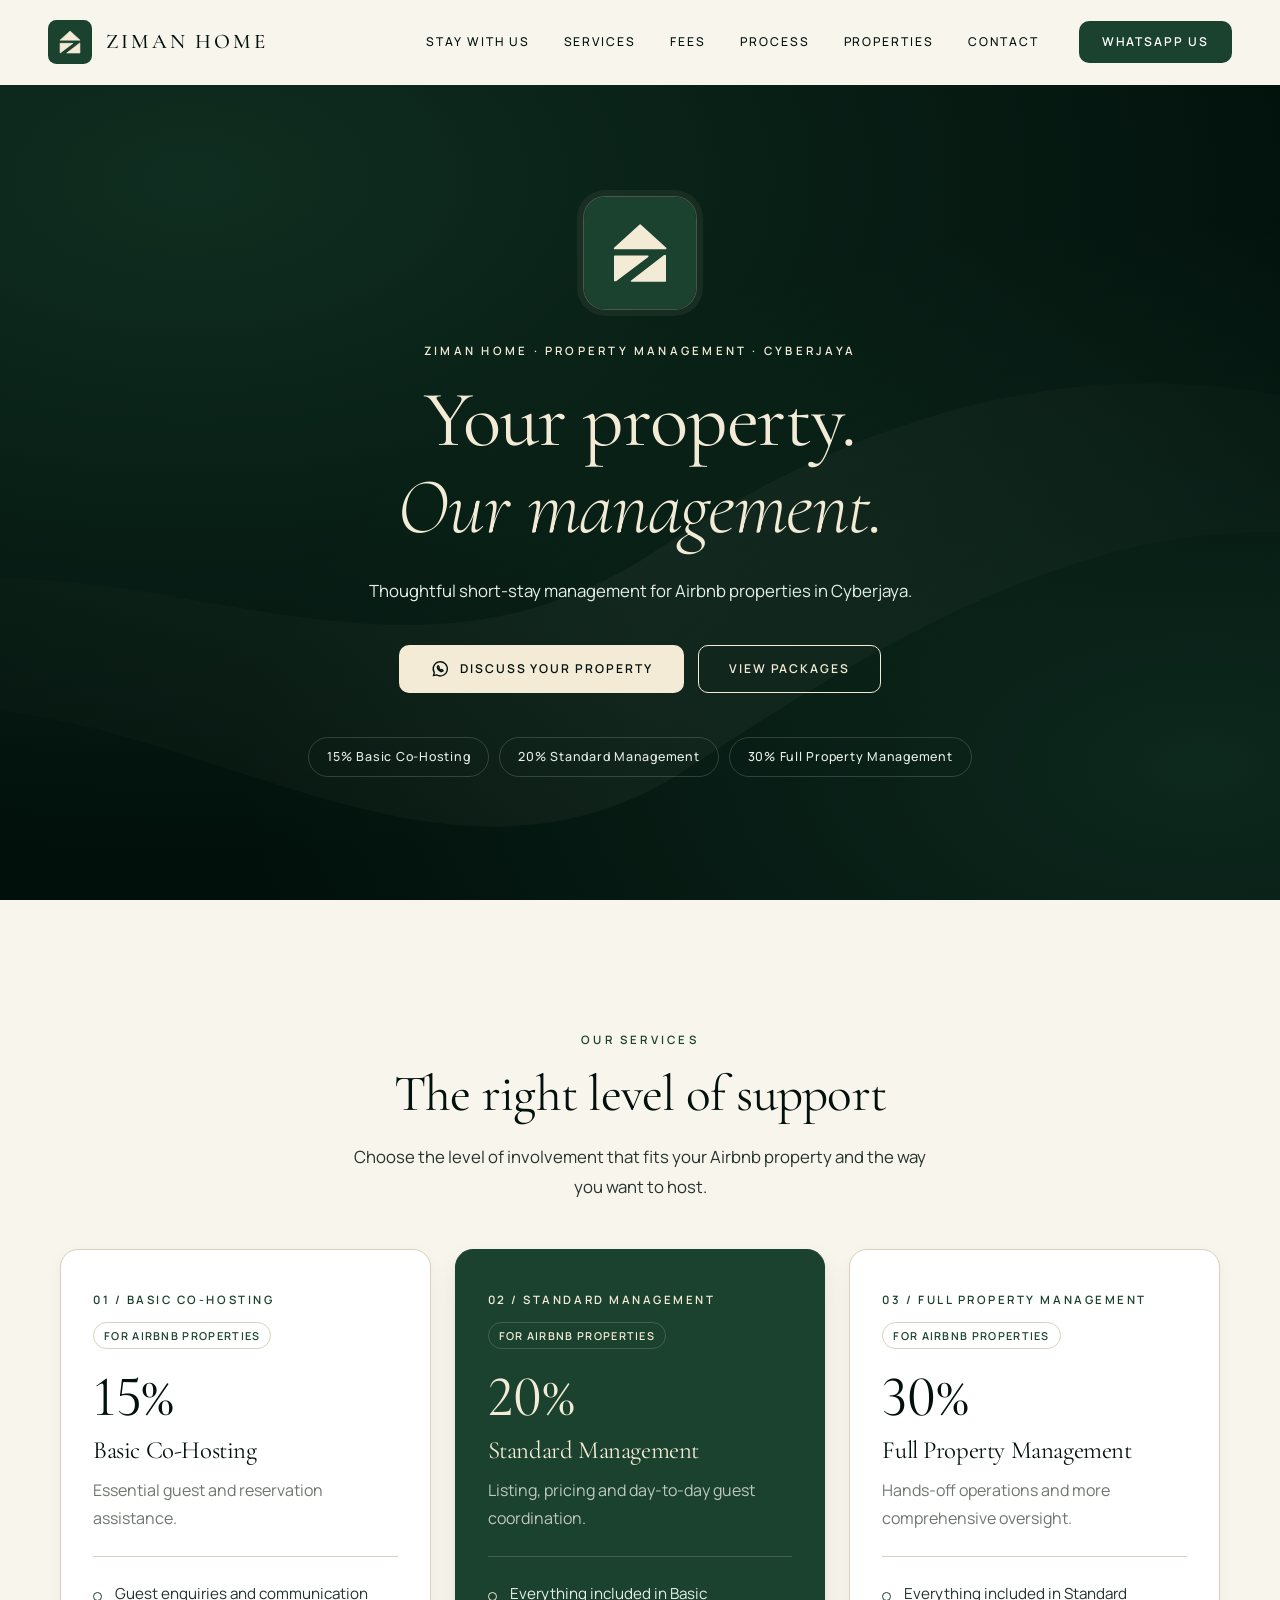
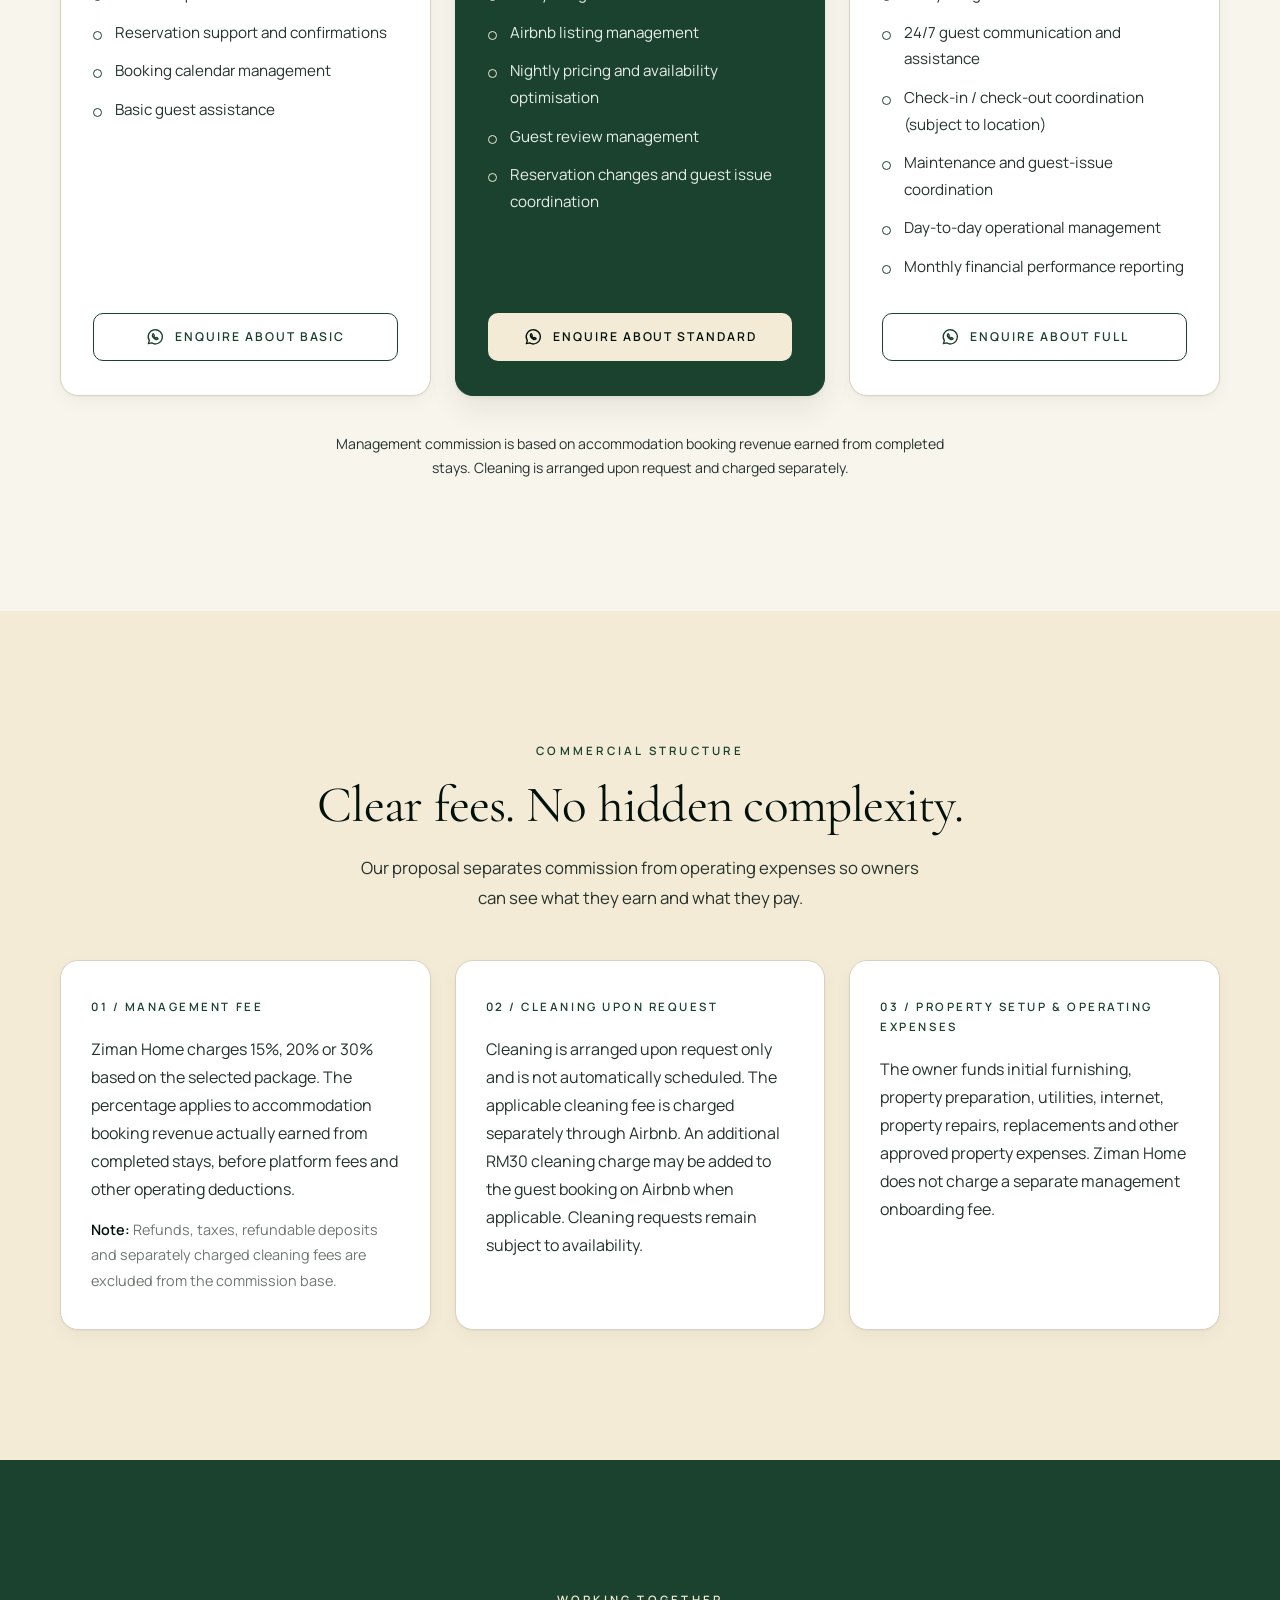
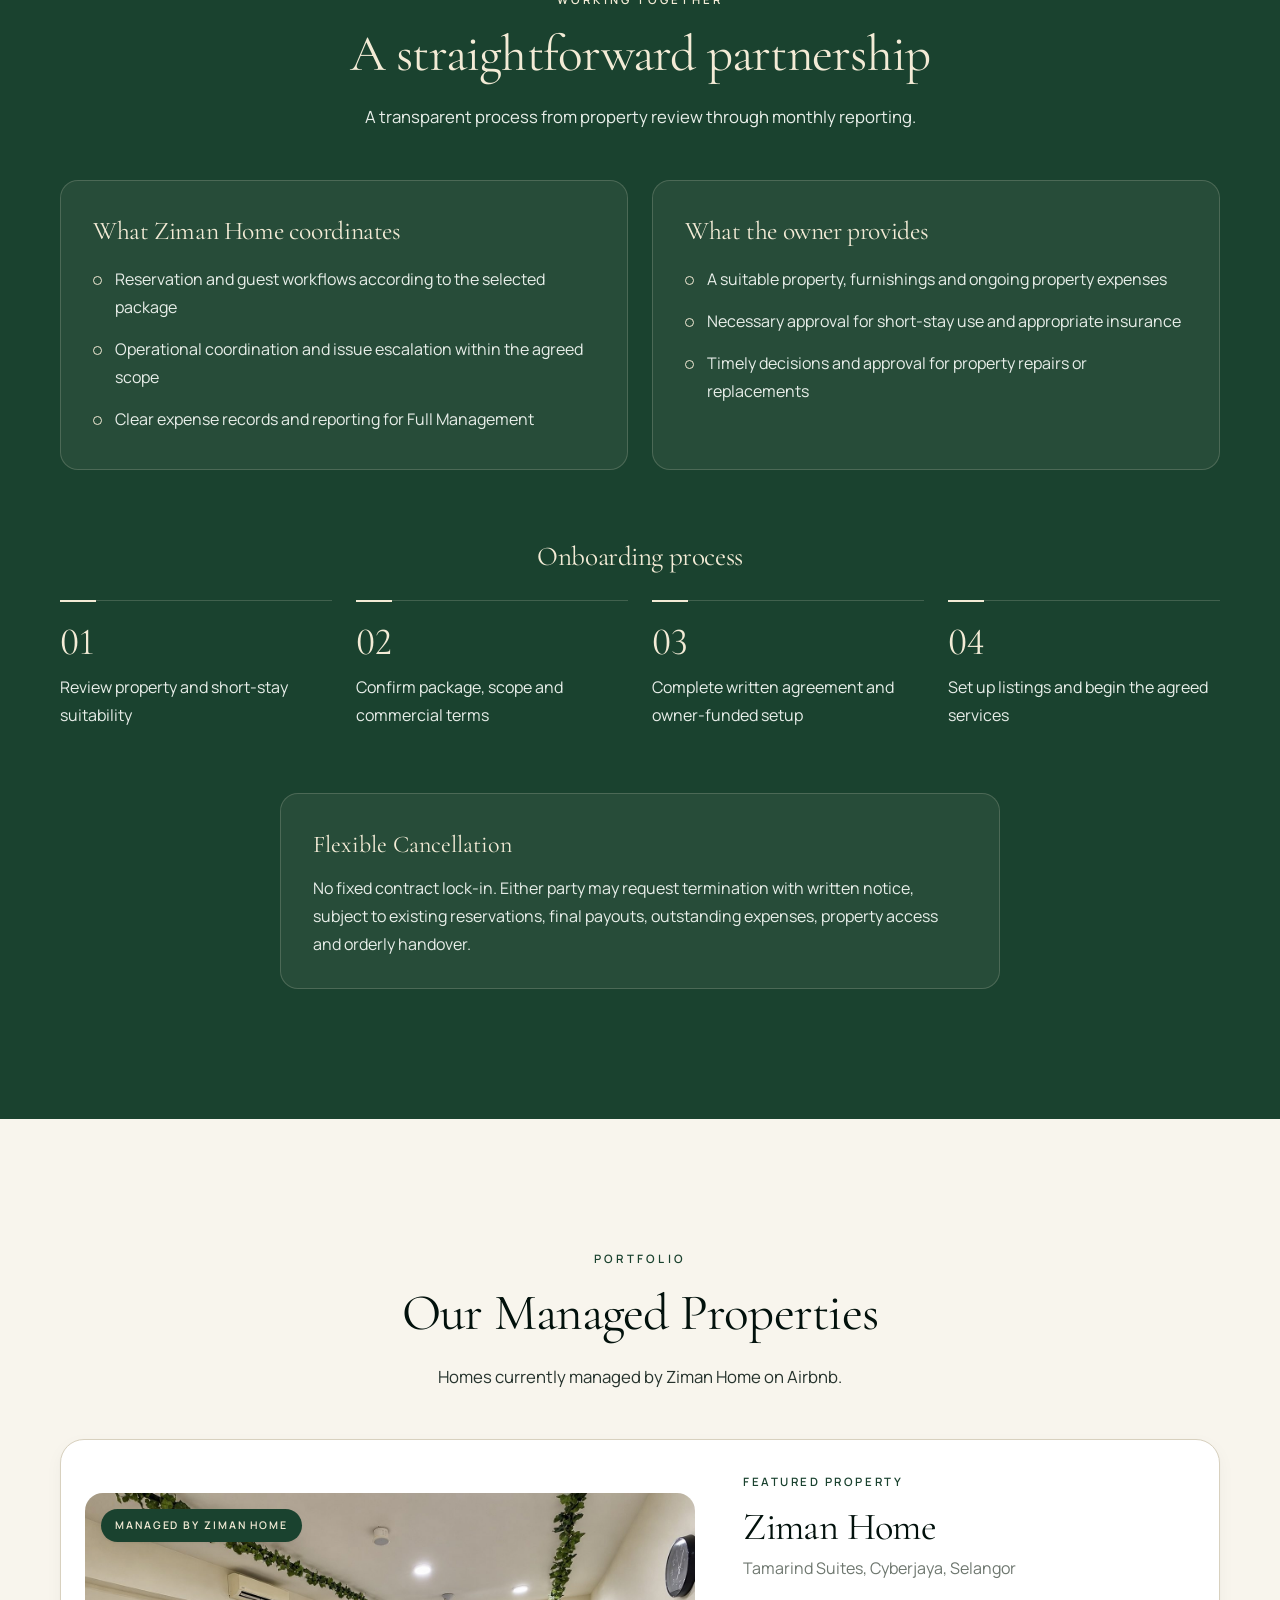
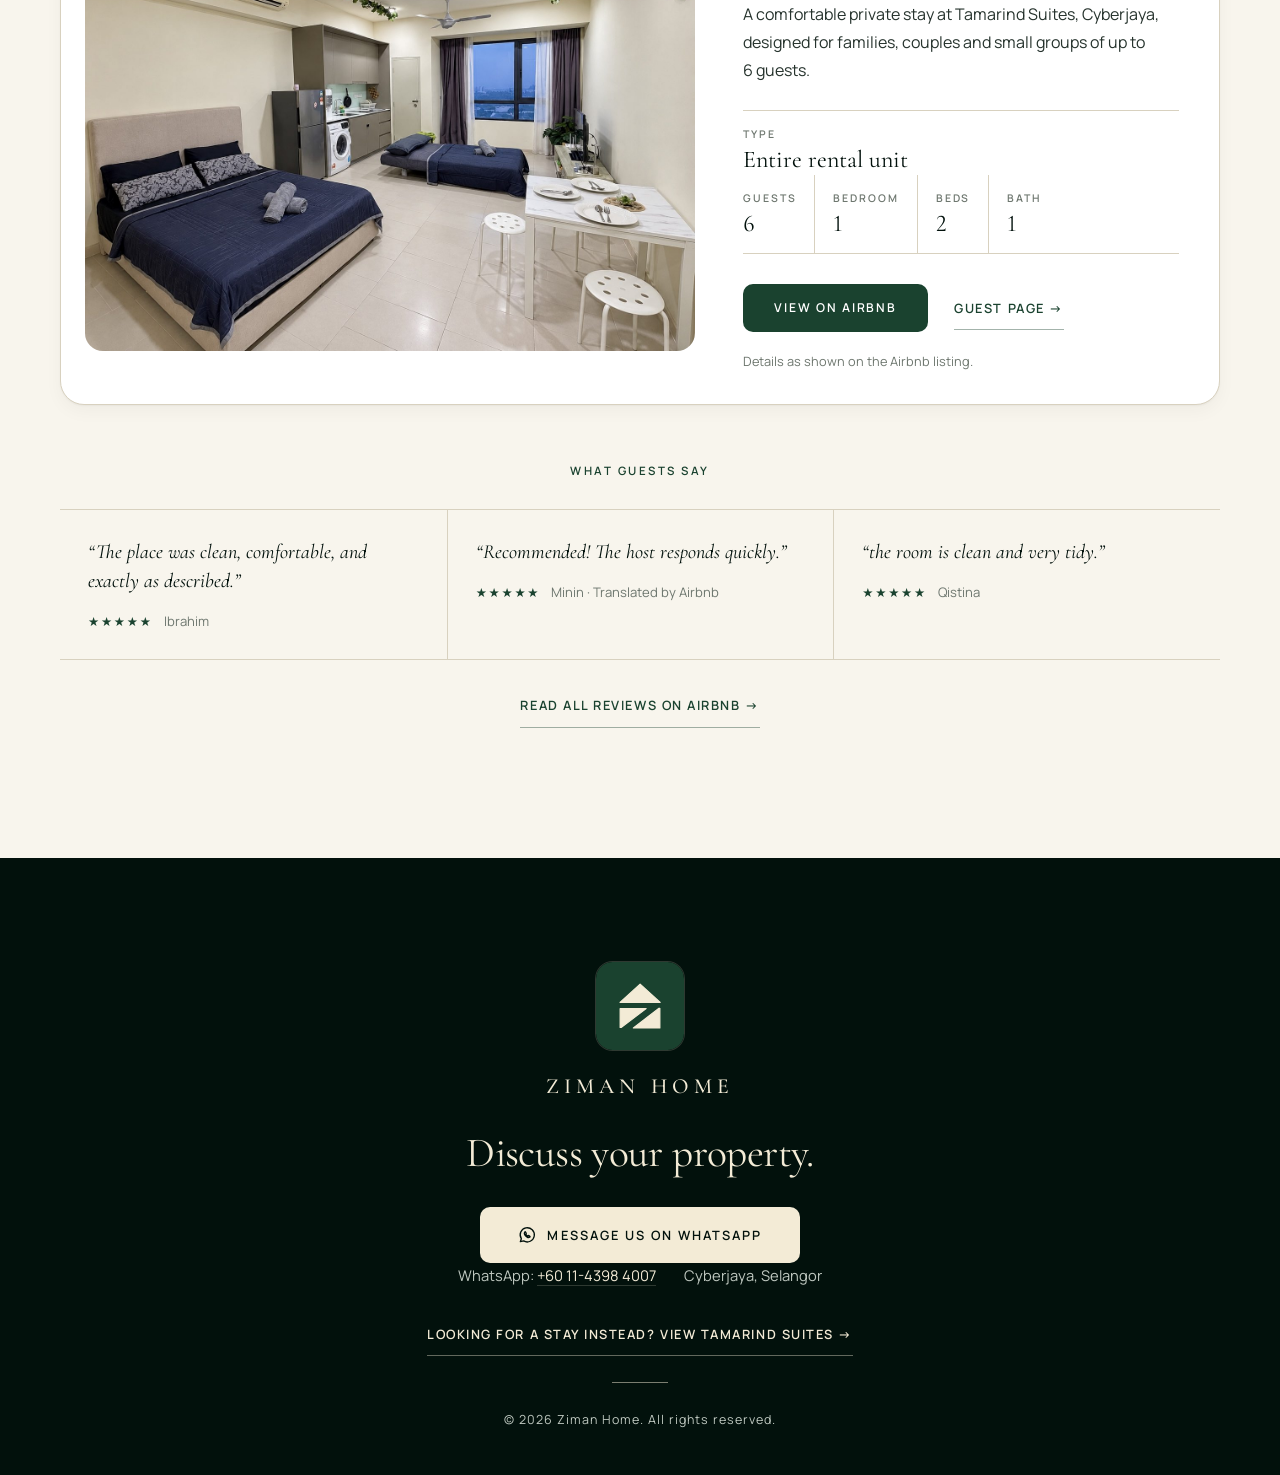
<file: management/index.html>
<!DOCTYPE html>
<html lang="en">
<head>
  <meta charset="UTF-8">
  <meta name="viewport" content="width=device-width, initial-scale=1.0, viewport-fit=cover">
  <title>Property Management in Cyberjaya | Ziman Home</title>
  <meta name="description" content="Short-stay property management for Airbnb owners in Cyberjaya. Choose Basic Co-Hosting (15%), Standard Management (20%) or Full Property Management (30%).">
  <link rel="canonical" href="https://zimanhome.nyoptech.my/management/">
  <meta name="theme-color" content="#02110c">

  <meta property="og:type" content="website">
  <meta property="og:site_name" content="Ziman Home">
  <meta property="og:locale" content="en_MY">
  <meta property="og:url" content="https://zimanhome.nyoptech.my/management/">
  <meta property="og:title" content="Property Management in Cyberjaya | Ziman Home">
  <meta property="og:description" content="Thoughtful short-stay management for Airbnb properties in Cyberjaya.">
  <meta property="og:image" content="https://zimanhome.nyoptech.my/assets/og-image.jpg">
  <meta property="og:image:width" content="1200">
  <meta property="og:image:height" content="630">
  <meta property="og:image:alt" content="Ziman Home property management, Cyberjaya">
  <meta name="twitter:card" content="summary_large_image">
  <meta name="twitter:title" content="Property Management in Cyberjaya | Ziman Home">
  <meta name="twitter:description" content="Thoughtful short-stay management for Airbnb properties in Cyberjaya.">
  <meta name="twitter:image" content="https://zimanhome.nyoptech.my/assets/og-image.jpg">

  <link rel="icon" href="/assets/logo.svg" type="image/svg+xml">
  <link rel="icon" href="/assets/favicon.png" type="image/png" sizes="48x48">
  <link rel="apple-touch-icon" href="/assets/apple-touch-icon.png">

  <link rel="preconnect" href="https://fonts.googleapis.com">
  <link rel="preconnect" href="https://fonts.gstatic.com" crossorigin>
  <link href="https://fonts.googleapis.com/css2?family=Cormorant+Garamond:ital,wght@0,300;0,400;0,500;1,300;1,400&family=Manrope:wght@400;500;600&display=swap" rel="stylesheet">
  <link rel="preload" as="image" href="/assets/photos/hero-placeholder.svg">
  <link rel="stylesheet" href="/styles.css">
  <link rel="stylesheet" href="/management/management.css">

  <script type="application/ld+json">
  {
    "@context": "https://schema.org",
    "@type": "Service",
    "name": "Short-stay property management",
    "serviceType": "Property management for Airbnb properties",
    "areaServed": { "@type": "City", "name": "Cyberjaya" },
    "provider": {
      "@type": "Organization",
      "name": "Ziman Home",
      "url": "https://zimanhome.nyoptech.my/",
      "logo": "https://zimanhome.nyoptech.my/assets/logo-512.png",
      "telephone": "+60 11-4398 4007"
    }
  }
  </script>
</head>
<body>
  <a href="#main" class="skip-link">Skip to content</a>

  <!-- ===== Navigation ===== -->
  <header class="nav" id="nav">
    <a href="/" class="nav__brand" aria-label="Ziman Home, back to the home page">
      <img src="/assets/logo.svg" alt="" class="nav__logo" width="44" height="44">
      <span>Ziman Home</span>
    </a>
    <nav class="nav__links" id="navLinks" aria-label="Main">
      <a href="/">Stay With Us</a>
      <a href="#packages">Services</a>
      <a href="#terms">Fees</a>
      <a href="#partnership">Process</a>
      <a href="#properties">Properties</a>
      <a href="#contact">Contact</a>
    </nav>
    <a href="https://wa.me/601143984007?text=Hi%20Ziman%20Home!%20I'm%20a%20property%20owner%20and%20I'm%20interested%20in%20your%20property%20management%20services.%20I'd%20like%20to%20know%20more%20about%20how%20you%20can%20help%20manage%20my%20property.%20%F0%9F%98%8A" class="btn btn--primary nav__cta" target="_blank" rel="noopener">WhatsApp Us</a>
    <button class="nav__toggle" id="navToggle" type="button" aria-label="Open menu" aria-expanded="false" aria-controls="navLinks"><span></span><span></span><span></span></button>
  </header>

  <main id="main">

  <!-- ===== Hero ===== -->
  <section class="hero hero--page theme-emerald" id="home">
    <picture class="hero__media">
      <img src="/assets/photos/hero-placeholder.svg" alt="" width="1920" height="1080" fetchpriority="high" decoding="async">
    </picture>
    <div class="hero__content">
      <img src="/assets/logo.svg" alt="" class="hero__emblem" width="112" height="112">
      <p class="eyebrow">Ziman Home · Property Management · Cyberjaya</p>
      <h1>Your property.<br><em>Our management.</em></h1>
      <p class="hero__lead">Thoughtful short-stay management for Airbnb properties in Cyberjaya.</p>
      <div class="hero__ctas">
        <a href="https://wa.me/601143984007?text=Hi%20Ziman%20Home!%20I'm%20a%20property%20owner%20and%20I'm%20interested%20in%20your%20property%20management%20services.%20I'd%20like%20to%20know%20more%20about%20how%20you%20can%20help%20manage%20my%20property.%20%F0%9F%98%8A" class="btn btn--primary btn--icon" target="_blank" rel="noopener">
          <svg class="icon" viewBox="0 0 24 24" aria-hidden="true" focusable="false"><path d="M4 20l1.2-3.6A8.5 8.5 0 1 1 8 19.1z"/><path d="M9.2 8.6c.2-.5.7-.6 1-.2l.8 1.2c.2.3.2.7-.1 1l-.4.4c.5 1 1.3 1.8 2.3 2.3l.4-.4c.3-.3.7-.3 1-.1l1.2.8c.4.3.3.8-.2 1-.9.5-2 .5-3-.1a8 8 0 0 1-3-3c-.5-1-.5-2.1 0-2.9z"/></svg>
          Discuss Your Property
        </a>
        <a href="#packages" class="btn btn--outline">View Packages</a>
      </div>
      <ul class="chips" aria-label="Management packages">
        <li>15% Basic Co-Hosting</li>
        <li>20% Standard Management</li>
        <li>30% Full Property Management</li>
      </ul>
    </div>
  </section>

  <!-- ===== Our services ===== -->
  <section class="section" id="packages">
    <div class="container center">
      <p class="eyebrow">Our Services</p>
      <h2>The right level of support</h2>
      <p class="lead">Choose the level of involvement that fits your Airbnb property and the way you want to host.</p>
      <div class="pkgs">
        <article class="pkg" data-reveal aria-labelledby="pkg-01">
          <p class="pkg__no">01 / Basic Co-Hosting</p>
          <p class="pkg__for">For Airbnb properties</p>
          <h3 id="pkg-01"><span class="pkg__rate">15%</span> <span class="pkg__name">Basic Co-Hosting</span></h3>
          <p class="pkg__sum">Essential guest and reservation assistance.</p>
          <ul class="pkg__list">
            <li>Guest enquiries and communication</li>
            <li>Reservation support and confirmations</li>
            <li>Booking calendar management</li>
            <li>Basic guest assistance</li>
          </ul>
          <a href="https://wa.me/601143984007?text=Hi%20Ziman%20Home!%20I'm%20a%20property%20owner%20and%20I'm%20interested%20in%20your%20property%20management%20services.%20I'd%20like%20to%20know%20more%20about%20how%20you%20can%20help%20manage%20my%20property.%20%F0%9F%98%8A" class="btn btn--outline btn--icon pkg__cta" target="_blank" rel="noopener"><svg class="icon" viewBox="0 0 24 24" aria-hidden="true" focusable="false"><path d="M4 20l1.2-3.6A8.5 8.5 0 1 1 8 19.1z"/><path d="M9.2 8.6c.2-.5.7-.6 1-.2l.8 1.2c.2.3.2.7-.1 1l-.4.4c.5 1 1.3 1.8 2.3 2.3l.4-.4c.3-.3.7-.3 1-.1l1.2.8c.4.3.3.8-.2 1-.9.5-2 .5-3-.1a8 8 0 0 1-3-3c-.5-1-.5-2.1 0-2.9z"/></svg>Enquire about Basic<span class="sr-only"> package on WhatsApp</span></a>
        </article>
        <article class="pkg pkg--feature theme-green" data-reveal aria-labelledby="pkg-02">
          <p class="pkg__no">02 / Standard Management</p>
          <p class="pkg__for">For Airbnb properties</p>
          <h3 id="pkg-02"><span class="pkg__rate">20%</span> <span class="pkg__name">Standard Management</span></h3>
          <p class="pkg__sum">Listing, pricing and day-to-day guest coordination.</p>
          <ul class="pkg__list">
            <li>Everything included in Basic</li>
            <li>Airbnb listing management</li>
            <li>Nightly pricing and availability optimisation</li>
            <li>Guest review management</li>
            <li>Reservation changes and guest issue coordination</li>
          </ul>
          <a href="https://wa.me/601143984007?text=Hi%20Ziman%20Home!%20I'm%20a%20property%20owner%20and%20I'm%20interested%20in%20your%20property%20management%20services.%20I'd%20like%20to%20know%20more%20about%20how%20you%20can%20help%20manage%20my%20property.%20%F0%9F%98%8A" class="btn btn--primary btn--icon pkg__cta" target="_blank" rel="noopener"><svg class="icon" viewBox="0 0 24 24" aria-hidden="true" focusable="false"><path d="M4 20l1.2-3.6A8.5 8.5 0 1 1 8 19.1z"/><path d="M9.2 8.6c.2-.5.7-.6 1-.2l.8 1.2c.2.3.2.7-.1 1l-.4.4c.5 1 1.3 1.8 2.3 2.3l.4-.4c.3-.3.7-.3 1-.1l1.2.8c.4.3.3.8-.2 1-.9.5-2 .5-3-.1a8 8 0 0 1-3-3c-.5-1-.5-2.1 0-2.9z"/></svg>Enquire about Standard<span class="sr-only"> package on WhatsApp</span></a>
        </article>
        <article class="pkg" data-reveal aria-labelledby="pkg-03">
          <p class="pkg__no">03 / Full Property Management</p>
          <p class="pkg__for">For Airbnb properties</p>
          <h3 id="pkg-03"><span class="pkg__rate">30%</span> <span class="pkg__name">Full Property Management</span></h3>
          <p class="pkg__sum">Hands-off operations and more comprehensive oversight.</p>
          <ul class="pkg__list">
            <li>Everything included in Standard</li>
            <li>24/7 guest communication and assistance</li>
            <li>Check-in / check-out coordination (subject to location)</li>
            <li>Maintenance and guest-issue coordination</li>
            <li>Day-to-day operational management</li>
            <li>Monthly financial performance reporting</li>
          </ul>
          <a href="https://wa.me/601143984007?text=Hi%20Ziman%20Home!%20I'm%20a%20property%20owner%20and%20I'm%20interested%20in%20your%20property%20management%20services.%20I'd%20like%20to%20know%20more%20about%20how%20you%20can%20help%20manage%20my%20property.%20%F0%9F%98%8A" class="btn btn--outline btn--icon pkg__cta" target="_blank" rel="noopener"><svg class="icon" viewBox="0 0 24 24" aria-hidden="true" focusable="false"><path d="M4 20l1.2-3.6A8.5 8.5 0 1 1 8 19.1z"/><path d="M9.2 8.6c.2-.5.7-.6 1-.2l.8 1.2c.2.3.2.7-.1 1l-.4.4c.5 1 1.3 1.8 2.3 2.3l.4-.4c.3-.3.7-.3 1-.1l1.2.8c.4.3.3.8-.2 1-.9.5-2 .5-3-.1a8 8 0 0 1-3-3c-.5-1-.5-2.1 0-2.9z"/></svg>Enquire about Full<span class="sr-only"> package on WhatsApp</span></a>
        </article>
      </div>
      <p class="footnote">Management commission is based on accommodation booking revenue earned from completed stays. Cleaning is arranged upon request and charged separately.</p>
    </div>
  </section>

  <!-- ===== Commercial terms ===== -->
  <section class="section theme-cream" id="terms">
    <div class="container center">
      <p class="eyebrow">Commercial Structure</p>
      <h2>Clear fees. No hidden complexity.</h2>
      <p class="lead">Our proposal separates commission from operating expenses so owners can see what they earn and what they pay.</p>
      <div class="terms">
        <article class="term" data-reveal>
          <p class="term__no">01 / Management Fee</p>
          <p>Ziman Home charges 15%, 20% or 30% based on the selected package. The percentage applies to accommodation booking revenue actually earned from completed stays, before platform fees and other operating deductions.</p>
          <p class="term__note"><strong>Note:</strong> Refunds, taxes, refundable deposits and separately charged cleaning fees are excluded from the commission base.</p>
        </article>
        <article class="term" data-reveal>
          <p class="term__no">02 / Cleaning Upon Request</p>
          <p>Cleaning is arranged upon request only and is not automatically scheduled. The applicable cleaning fee is charged separately through Airbnb. An additional RM30 cleaning charge may be added to the guest booking on Airbnb when applicable. Cleaning requests remain subject to availability.</p>
        </article>
        <article class="term" data-reveal>
          <p class="term__no">03 / Property Setup &amp; Operating Expenses</p>
          <p>The owner funds initial furnishing, property preparation, utilities, internet, property repairs, replacements and other approved property expenses. Ziman Home does not charge a separate management onboarding fee.</p>
        </article>
      </div>

    </div>
  </section>

  <!-- ===== Working together ===== -->
  <section class="section theme-green" id="partnership">
    <div class="container center">
      <p class="eyebrow">Working Together</p>
      <h2>A straightforward partnership</h2>
      <p class="lead">A transparent process from property review through monthly reporting.</p>

      <div class="cols">
        <div class="col" data-reveal>
          <h3>What Ziman Home coordinates</h3>
          <ul class="tick">
            <li>Reservation and guest workflows according to the selected package</li>
            <li>Operational coordination and issue escalation within the agreed scope</li>
            <li>Clear expense records and reporting for Full Management</li>
          </ul>
        </div>
        <div class="col" data-reveal>
          <h3>What the owner provides</h3>
          <ul class="tick">
            <li>A suitable property, furnishings and ongoing property expenses</li>
            <li>Necessary approval for short-stay use and appropriate insurance</li>
            <li>Timely decisions and approval for property repairs or replacements</li>
          </ul>
        </div>
      </div>

      <h3 class="steps__title">Onboarding process</h3>
      <ol class="steps">
        <li data-reveal><span class="steps__no" aria-hidden="true">01</span>Review property and short-stay suitability</li>
        <li data-reveal><span class="steps__no" aria-hidden="true">02</span>Confirm package, scope and commercial terms</li>
        <li data-reveal><span class="steps__no" aria-hidden="true">03</span>Complete written agreement and owner-funded setup</li>
        <li data-reveal><span class="steps__no" aria-hidden="true">04</span>Set up listings and begin the agreed services</li>
      </ol>

      <div class="callout" data-reveal>
        <p class="callout__title">Flexible Cancellation</p>
        <p>No fixed contract lock-in. Either party may request termination with written notice, subject to existing reservations, final payouts, outstanding expenses, property access and orderly handover.</p>
      </div>
    </div>
  </section>

  <!-- ===== Managed properties =====
       To add a property: copy one <article class="property"> block, swap its photo,
       details and Airbnb link. Only list details shown on the live listing. -->
  <section class="section" id="properties">
    <div class="container">
      <div class="center">
        <p class="eyebrow">Portfolio</p>
        <h2>Our Managed Properties</h2>
        <p class="lead">Homes currently managed by Ziman Home on Airbnb.</p>
      </div>
      <div class="properties">
        <article class="property" data-reveal aria-labelledby="prop-1">
          <figure class="property__stage">
            <img class="property__main" src="/assets/photos/studio-overview.jpg" alt="Open-plan studio with queen bed, sofa bed, kitchenette and dining table" width="1448" height="1086" loading="lazy" decoding="async">
            <span class="property__badge">Managed by Ziman Home</span>
          </figure>
          <div class="property__info">
            <p class="property__tag">Featured property</p>
            <h3 id="prop-1">Ziman Home</h3>
            <p class="property__loc">Tamarind Suites, Cyberjaya, Selangor</p>
            <p class="property__desc">A comfortable private stay at Tamarind Suites, Cyberjaya, designed for families, couples and small groups of up to 6 guests.</p>
            <dl class="property__facts">
              <div><dt>Type</dt><dd>Entire rental unit</dd></div>
              <div><dt>Guests</dt><dd>6</dd></div>
              <div><dt>Bedroom</dt><dd>1</dd></div>
              <div><dt>Beds</dt><dd>2</dd></div>
              <div><dt>Bath</dt><dd>1</dd></div>
            </dl>
            <div class="property__ctas">
              <a href="https://www.airbnb.com/h/zimanhome" class="btn btn--primary" target="_blank" rel="noopener">View on Airbnb<span class="sr-only"> (opens in a new tab)</span></a>
              <a href="/" class="text-link">Guest page &rarr;</a>
            </div>
            <p class="property__note">Details as shown on the Airbnb listing.</p>
          </div>
        </article>
      </div>

      <!-- Whole-sentence excerpts of real Airbnb reviews for this property, wording unchanged. -->
      <div class="guest-notes" data-reveal>
        <p class="guest-notes__title">What guests say</p>
        <ul class="guest-notes__list">
          <li>
            <blockquote>“The place was clean, comfortable, and exactly as described.”</blockquote>
            <p><span class="guest-notes__stars" role="img" aria-label="Rated 5 out of 5">★★★★★</span> Ibrahim</p>
          </li>
          <li>
            <blockquote>“Recommended! The host responds quickly.”</blockquote>
            <p><span class="guest-notes__stars" role="img" aria-label="Rated 5 out of 5">★★★★★</span> Minin <span class="guest-notes__src">· Translated by Airbnb</span></p>
          </li>
          <li>
            <blockquote>“the room is clean and very tidy.”</blockquote>
            <p><span class="guest-notes__stars" role="img" aria-label="Rated 5 out of 5">★★★★★</span> Qistina</p>
          </li>
        </ul>
        <a href="https://www.airbnb.com/rooms/1781208429193073820/reviews" class="text-link" target="_blank" rel="noopener">Read all reviews on Airbnb &rarr;</a>
      </div>
    </div>
  </section>

  </main>

  <!-- ===== Final CTA / Footer ===== -->
  <footer class="footer theme-emerald" id="contact">
    <div class="container center">
      <img src="/assets/logo.svg" alt="" class="footer__logo" width="88" height="88" loading="lazy">
      <p class="footer__brand">Ziman Home</p>
      <h2 class="footer__title">Discuss your property.</h2>
      <a href="https://wa.me/601143984007?text=Hi%20Ziman%20Home!%20I'm%20a%20property%20owner%20and%20I'm%20interested%20in%20your%20property%20management%20services.%20I'd%20like%20to%20know%20more%20about%20how%20you%20can%20help%20manage%20my%20property.%20%F0%9F%98%8A" class="btn btn--primary btn--icon btn--lg" target="_blank" rel="noopener">
        <svg class="icon" viewBox="0 0 24 24" aria-hidden="true" focusable="false"><path d="M4 20l1.2-3.6A8.5 8.5 0 1 1 8 19.1z"/><path d="M9.2 8.6c.2-.5.7-.6 1-.2l.8 1.2c.2.3.2.7-.1 1l-.4.4c.5 1 1.3 1.8 2.3 2.3l.4-.4c.3-.3.7-.3 1-.1l1.2.8c.4.3.3.8-.2 1-.9.5-2 .5-3-.1a8 8 0 0 1-3-3c-.5-1-.5-2.1 0-2.9z"/></svg>
        Message Us on WhatsApp
      </a>
      <ul class="footer__contact">
        <li>WhatsApp: <a href="https://wa.me/601143984007">+60 11-4398 4007</a></li>
        <li>Cyberjaya, Selangor</li>
      </ul>
      <p class="footer__swap"><a class="text-link" href="/">Looking for a stay instead? View Tamarind Suites &rarr;</a></p>
      <div class="divider"></div>
      <p class="footer__copy">© <span id="year"></span> Ziman Home. All rights reserved.</p>
    </div>
  </footer>

  <!-- Floating WhatsApp button (hidden while the hero or footer CTA is on screen) -->
  <a href="https://wa.me/601143984007?text=Hi%20Ziman%20Home!%20I'm%20a%20property%20owner%20and%20I'm%20interested%20in%20your%20property%20management%20services.%20I'd%20like%20to%20know%20more%20about%20how%20you%20can%20help%20manage%20my%20property.%20%F0%9F%98%8A" class="wa-float is-hidden" id="waFloat" target="_blank" rel="noopener">
    <svg class="icon" viewBox="0 0 24 24" aria-hidden="true" focusable="false"><path d="M4 20l1.2-3.6A8.5 8.5 0 1 1 8 19.1z"/><path d="M9.2 8.6c.2-.5.7-.6 1-.2l.8 1.2c.2.3.2.7-.1 1l-.4.4c.5 1 1.3 1.8 2.3 2.3l.4-.4c.3-.3.7-.3 1-.1l1.2.8c.4.3.3.8-.2 1-.9.5-2 .5-3-.1a8 8 0 0 1-3-3c-.5-1-.5-2.1 0-2.9z"/></svg>
    <span class="wa-float__label">WhatsApp Us</span>
  </a>

  <script src="/management/management.js" defer></script>
</body>
</html>
</file>
<file: styles.css>
/* =========================================================
   Design tokens
   ========================================================= */
:root {
  /* Brand palette — the only raw colour values in this file */
  --emerald: #02110c;       /* Dark Emerald */
  --olive: #1a422f;         /* Olive Green */
  --olive-hover: #275a43;   /* Button hover green */
  --cream: #f3ebd6;         /* Cream Beige */
  --offwhite: #f8f5ed;      /* Main background */
  --ink: #26332d;           /* Body text */
  --stone: #6e776f;         /* Muted text */
  --border: #d8d1bf;        /* Border */
  --sage-mist: #e8eee9;     /* Soft green highlight */
  --mist: #bfc8c0;          /* Secondary text on dark */
  --white: #ffffff;
  --shadow-color: 2, 17, 12; /* emerald, as RGB for shadows/overlays */

  /* Type */
  --serif: "Cormorant Garamond", Georgia, serif;
  --sans: "Manrope", system-ui, sans-serif;

  /* Shape & depth */
  --radius-sm: 10px;
  --radius: 14px;
  --radius-lg: 18px;
  --shadow-sm: 0 1px 2px rgba(var(--shadow-color), .04), 0 6px 18px rgba(var(--shadow-color), .04);
  --shadow-md: 0 2px 4px rgba(var(--shadow-color), .05), 0 14px 30px rgba(var(--shadow-color), .07);
  --ease: cubic-bezier(.2, .6, .2, 1);
  --nav-h: 82px;
}

/* Section themes: each sets the same semantic tokens, components only read these. */
:root,
.theme-light {
  --bg: var(--offwhite);
  --heading: var(--emerald);
  --text: var(--ink);
  --muted: var(--stone);
  --accent: var(--olive);
  --line: var(--border);
  --card: var(--white);
  --photo-bg: var(--cream);
  --btn-bg: var(--olive);
  --btn-fg: var(--white);
  --btn-hover: var(--olive-hover);
  --btn-line: var(--olive);
  --btn-line-hover-fg: var(--white);
}
.theme-cream {
  --bg: var(--cream);
  --photo-bg: var(--offwhite);
}
.theme-green,
.theme-emerald {
  --heading: var(--cream);
  --text: var(--sage-mist);
  --muted: var(--mist);
  --accent: var(--cream);
  --line: color-mix(in srgb, var(--cream) 18%, transparent);
  --card: color-mix(in srgb, var(--cream) 6%, transparent);
  --photo-bg: var(--olive);
  --btn-bg: var(--cream);
  --btn-fg: var(--emerald);
  --btn-hover: var(--white);
  --btn-line: var(--cream);
  --btn-line-hover-fg: var(--emerald);
}
.theme-green { --bg: var(--olive); }
.theme-emerald { --bg: var(--emerald); --text: var(--cream); }

/* =========================================================
   Base
   ========================================================= */
* { box-sizing: border-box; margin: 0; padding: 0; }
html { scroll-behavior: smooth; }
body { font-family: var(--sans); font-weight: 400; font-size: 1rem; background: var(--bg); color: var(--text); line-height: 1.75; overflow-x: hidden; -webkit-font-smoothing: antialiased; }
img { max-width: 100%; display: block; }
a { color: inherit; text-decoration: none; }
ul { list-style: none; }
[id] { scroll-margin-top: var(--nav-h); }
::selection { background: var(--olive); color: var(--cream); }
:focus-visible { outline: 2px solid var(--accent); outline-offset: 3px; border-radius: 4px; }

.skip-link { position: absolute; left: 16px; top: -100px; z-index: 100; padding: 10px 18px; background: var(--olive); color: var(--white); border-radius: var(--radius-sm); }
.skip-link:focus { top: 16px; }

.container { width: min(1160px, 100% - 32px); margin-inline: auto; }
.center { text-align: center; }
.section { padding: 130px 0; background: var(--bg); color: var(--text); }
.section--compact { padding-block: 100px; }

h1, h2, h3 { font-family: var(--serif); font-weight: 400; line-height: 1.1; letter-spacing: -.015em; color: var(--heading); text-wrap: balance; }
h1 { font-size: clamp(2.6rem, 6.2vw, 5rem); }
h2 { font-size: clamp(2.1rem, 4vw, 3.2rem); margin-bottom: 20px; }
h3 { font-size: 1.7rem; margin-bottom: 14px; }
h1 em, h2 em { font-style: italic; font-weight: 300; }

.eyebrow { font-size: .72rem; font-weight: 600; letter-spacing: .28em; text-transform: uppercase; color: var(--accent); margin-bottom: 16px; }
.lead { color: var(--text); font-size: 1.05rem; max-width: 580px; margin: 0 auto 48px; text-wrap: pretty; }
.divider { width: 56px; height: 1px; background: var(--accent); opacity: .5; margin: 26px 0; }
.center .divider { margin-inline: auto; }
.text-link { display: inline-block; padding-block: 12px 10px; font-size: .8rem; font-weight: 600; letter-spacing: .12em; text-transform: uppercase; color: var(--accent); border-bottom: 1px solid color-mix(in srgb, var(--accent) 40%, transparent); transition: border-color .25s var(--ease); }
.text-link:hover { border-bottom-color: var(--accent); }

.icon { width: 20px; height: 20px; flex: none; fill: none; stroke: currentColor; stroke-width: 1.6; stroke-linecap: round; stroke-linejoin: round; }

/* =========================================================
   Buttons
   ========================================================= */
.btn { display: inline-flex; align-items: center; justify-content: center; gap: 10px; min-height: 48px; padding: 13px 30px; font-family: var(--sans); font-size: .76rem; font-weight: 600; letter-spacing: .16em; text-transform: uppercase; text-align: center; line-height: 1.3; border: 1px solid transparent; border-radius: var(--radius-sm); cursor: pointer; transition: background-color .25s var(--ease), color .25s var(--ease), border-color .25s var(--ease), box-shadow .25s var(--ease); }
.btn--primary { background: var(--btn-bg); color: var(--btn-fg); }
.btn--primary:hover { background: var(--btn-hover); box-shadow: var(--shadow-sm); }
.btn--outline { border-color: var(--btn-line); color: var(--btn-line); background: transparent; }
.btn--outline:hover { background: var(--btn-line); color: var(--btn-line-hover-fg); }
.btn--lg { min-height: 56px; padding: 16px 36px; font-size: .8rem; }

/* Booking platform buttons: inactive ("Coming soon") until an href is added */
.btn--platform:not([href]) { border-color: var(--line); color: var(--muted); cursor: default; }
.btn--platform:not([href]):hover { background: transparent; color: var(--muted); }
.btn__soon { padding: 3px 8px; font-size: .6rem; letter-spacing: .14em; border: 1px solid var(--line); border-radius: 6px; }
.btn--platform[href] .btn__soon { display: none; }

/* =========================================================
   Photos (placeholders until real photos are added)
   ========================================================= */
.photo { position: relative; overflow: hidden; border-radius: var(--radius-lg); background: var(--photo-bg); border: 1px solid var(--line); }
.photo picture, .photo img { width: 100%; height: 100%; }
.photo img { object-fit: cover; transition: transform .8s var(--ease); }
.photo:hover img { transform: scale(1.03); }
.photo figcaption { position: absolute; left: 14px; bottom: 14px; padding: 6px 12px; font-size: .66rem; font-weight: 600; letter-spacing: .18em; text-transform: uppercase; color: var(--emerald); background: color-mix(in srgb, var(--offwhite) 90%, transparent); border-radius: 8px; }

/* =========================================================
   Navigation
   ========================================================= */
.nav { position: fixed; inset: 0 0 auto; z-index: 50; display: flex; align-items: center; gap: 40px; padding: 20px 48px; background: var(--offwhite); border-bottom: 1px solid transparent; color: var(--heading); transition: padding .3s var(--ease), border-color .3s var(--ease), box-shadow .3s var(--ease); }
.nav.scrolled { padding-block: 12px; border-bottom-color: var(--line); box-shadow: var(--shadow-sm); }
.nav__brand { display: flex; align-items: center; gap: 14px; font-family: var(--serif); font-size: 1.3rem; font-weight: 500; letter-spacing: .14em; text-transform: uppercase; color: var(--heading); margin-right: auto; }
.nav__logo { width: 44px; height: 44px; }
.nav__links { display: flex; gap: 34px; }
.nav__links a { font-size: .76rem; font-weight: 500; letter-spacing: .16em; text-transform: uppercase; color: var(--heading); position: relative; padding-block: 4px; transition: color .25s var(--ease); }
.nav__links a::after { content: ""; position: absolute; left: 0; bottom: 0; width: 0; height: 1px; background: var(--accent); transition: width .3s var(--ease); }
.nav__links a:hover { color: var(--accent); }
.nav__links a:hover::after { width: 100%; }
.nav__cta { min-height: 42px; padding: 10px 22px; }
.nav__toggle { display: none; background: none; border: 0; width: 44px; height: 44px; padding: 8px 7px; cursor: pointer; }
.nav__toggle span { display: block; height: 1.5px; background: var(--heading); margin: 7px 0; transition: transform .3s var(--ease), opacity .3s var(--ease); }

/* =========================================================
   Hero
   ========================================================= */
.hero { position: relative; min-height: 100vh; min-height: 100svh; display: grid; place-items: center; text-align: center; padding: calc(var(--nav-h) + 56px) 16px 96px; overflow: hidden; background: var(--bg); color: var(--text); }
.hero__media { position: absolute; inset: 0; }
.hero__media img { width: 100%; height: 100%; object-fit: cover; }
.hero__media::after { content: ""; position: absolute; inset: 0; background: rgba(var(--shadow-color), .4); }
.hero__content { position: relative; z-index: 1; max-width: 820px; animation: rise 1s var(--ease) both; }
.hero__emblem { width: 112px; height: 112px; border-radius: 19%; margin: 0 auto 32px; box-shadow: 0 0 0 1px color-mix(in srgb, var(--cream) 22%, transparent), 0 0 0 7px color-mix(in srgb, var(--cream) 6%, transparent); }
.hero h1 { color: var(--cream); margin-bottom: 24px; }
.hero__lead { max-width: 560px; margin: 0 auto 40px; font-size: 1.05rem; color: var(--sage-mist); text-wrap: pretty; }
.hero__ctas { display: flex; flex-wrap: wrap; justify-content: center; gap: 14px; }
.hero__scroll { position: absolute; bottom: 24px; left: 50%; width: 24px; height: 56px; margin-left: -12px; z-index: 1; }
.hero__scroll::before { content: ""; position: absolute; left: 50%; top: 4px; width: 1px; height: 48px; background: linear-gradient(var(--cream), transparent); animation: pulse 2.4s ease-in-out infinite; }

/* =========================================================
   Quick facts
   ========================================================= */
.facts { padding: 44px 0; background: var(--bg); border-bottom: 1px solid var(--line); }
.facts__list { display: grid; grid-template-columns: repeat(5, 1fr); }
.fact { display: flex; align-items: center; justify-content: center; gap: 12px; padding: 8px 16px; font-size: .9rem; font-weight: 500; color: var(--heading); text-align: left; }
.fact + .fact { border-left: 1px solid var(--line); }
.fact svg { width: 26px; height: 26px; flex: none; fill: none; stroke: var(--accent); stroke-width: 1.3; stroke-linecap: round; stroke-linejoin: round; }

/* =========================================================
   Experience
   ========================================================= */
.experience__grid { display: grid; grid-template-columns: 1.1fr 1fr; gap: 88px; align-items: center; }
.experience__photo { aspect-ratio: 4 / 5; box-shadow: 22px 22px 0 -1px var(--bg), 22px 22px 0 0 color-mix(in srgb, var(--accent) 35%, transparent); }
.experience__photo picture, .experience__photo img { position: absolute; inset: 0; }
.experience__text p { margin-bottom: 18px; }
.experience__text .btn { margin-top: 16px; }

/* =========================================================
   Availability
   ========================================================= */
.availability-card { position: relative; max-width: 860px; margin: 0 auto 36px; padding: 32px; background: var(--bg); color: var(--text); border-radius: var(--radius-lg); box-shadow: 0 18px 40px rgba(var(--shadow-color), .18); }
.week { display: grid; grid-template-columns: repeat(7, 1fr); gap: 12px; }
.day { background: var(--card); border: 1px solid var(--line); padding: 18px 6px; border-radius: var(--radius); display: grid; gap: 4px; transition: border-color .25s var(--ease), transform .25s var(--ease), box-shadow .25s var(--ease); }
.day__name { font-size: .7rem; font-weight: 600; letter-spacing: .18em; text-transform: uppercase; color: var(--muted); }
.day__num { font-family: var(--serif); font-size: 1.9rem; font-variant-numeric: lining-nums; color: var(--heading); line-height: 1.2; }
.day--free:hover { border-color: var(--accent); transform: translateY(-2px); box-shadow: var(--shadow-sm); }
.day--taken { opacity: .45; }
.day--taken .day__num { text-decoration: line-through; }
.cal { max-width: 560px; margin: 0 auto; }
.cal__head { display: flex; align-items: center; justify-content: space-between; margin-bottom: 18px; }
.cal__title { font-family: var(--serif); font-size: 1.6rem; color: var(--heading); }
.cal__nav { width: 40px; height: 40px; border-radius: 50%; border: 1px solid var(--line); background: var(--card); color: var(--heading); font-size: 1.4rem; line-height: 1; cursor: pointer; transition: border-color .25s var(--ease); }
.cal__nav:hover:not(:disabled) { border-color: var(--accent); }
.cal__nav:disabled { opacity: .3; cursor: default; }
.cal__grid { display: grid; grid-template-columns: repeat(7, 1fr); gap: 8px; }
.cal__dow { margin-bottom: 8px; font-size: .68rem; font-weight: 600; letter-spacing: .14em; text-transform: uppercase; color: var(--muted); }
.cal__day { display: grid; place-items: center; aspect-ratio: 1; border-radius: var(--radius-sm); border: 1px solid var(--line); background: var(--card); font-family: var(--serif); font-size: 1.15rem; color: var(--heading); font-variant-numeric: lining-nums; }
.cal__day--free { border-color: var(--accent); }
.cal__day--taken { opacity: .4; text-decoration: line-through; background: transparent; }
.cal__note { margin-top: 12px; font-size: .78rem; color: var(--muted); }
.reviews { display: grid; grid-template-columns: repeat(auto-fit, minmax(280px, 1fr)); gap: 24px; margin-top: 36px; text-align: left; }
.review footer { font-size: .85rem; color: var(--muted); }
.legend { display: flex; justify-content: center; gap: 28px; margin-top: 24px; font-size: .85rem; color: var(--muted); }
.legend[hidden] { display: none; }
.dot { display: inline-block; width: 8px; height: 8px; border-radius: 50%; margin-right: 6px; vertical-align: middle; }
.dot--free { background: var(--accent); }
.dot--taken { background: var(--line); }
.day .dot { margin: 4px auto 0; }

/* Preview mode: dates shown for layout only, clearly not live availability */
.availability-card__soon { display: none; }
.is-preview .cal { opacity: .35; filter: grayscale(1); user-select: none; pointer-events: none; }
.is-preview .availability-card__soon { display: block; position: absolute; top: 50%; left: 50%; transform: translate(-50%, -50%); width: max-content; max-width: calc(100% - 48px); padding: 12px 22px; font-size: .78rem; font-weight: 600; letter-spacing: .16em; text-transform: uppercase; color: var(--heading); background: var(--card); border: 1px solid var(--line); border-radius: var(--radius-sm); box-shadow: var(--shadow-md); text-wrap: balance; }

/* =========================================================
   Amenities
   ========================================================= */
.amenities { display: grid; grid-template-columns: repeat(5, 1fr); gap: 16px; margin-top: 48px; }
.amenity { background: var(--card); border: 1px solid var(--line); border-radius: var(--radius); padding: 32px 16px; display: grid; justify-items: center; gap: 14px; box-shadow: var(--shadow-sm); transition: border-color .25s var(--ease), transform .25s var(--ease), box-shadow .25s var(--ease); }
.amenity:hover { border-color: var(--accent); transform: translateY(-2px); box-shadow: var(--shadow-md); }
.amenity svg { width: 32px; height: 32px; fill: none; stroke: var(--accent); stroke-width: 1.3; stroke-linecap: round; stroke-linejoin: round; }
.amenity span { font-size: .88rem; font-weight: 500; color: var(--text); }

/* =========================================================
   Gallery
   ========================================================= */
.gallery { display: grid; grid-template-columns: repeat(4, 1fr); grid-auto-rows: 240px; gap: 16px; margin-top: 48px; }
.gallery .g-wide { grid-column: span 2; }

/* =========================================================
   Reviews
   ========================================================= */
.review { position: relative; background: var(--card); border: 1px solid var(--line); border-radius: var(--radius-lg); padding: 44px 32px 36px; box-shadow: var(--shadow-sm); }
.review::before { content: "“"; position: absolute; top: -6px; left: 24px; font-family: var(--serif); font-size: 5rem; color: var(--accent); opacity: .18; line-height: 1; }
.review p { font-family: var(--serif); font-size: 1.3rem; font-style: italic; line-height: 1.55; color: var(--text); margin-bottom: 20px; }
.review--soon { max-width: 640px; margin: 36px auto 0; }
.review .review__stars { margin-bottom: 14px; font-family: var(--sans); font-size: .95rem; font-style: normal; letter-spacing: .18em; color: var(--accent); }
.reviews__more { margin-top: 32px; }

/* =========================================================
   Location
   ========================================================= */
.location { display: grid; grid-template-columns: 2fr 1fr; gap: 24px; text-align: left; }
.map { position: relative; min-height: 400px; overflow: hidden; border-radius: var(--radius-lg); border: 1px solid var(--line); background: var(--photo-bg); }
.map iframe { position: absolute; inset: 0; width: 100%; height: 100%; border: 0; }
.nearby { padding: 32px; background: var(--card); border: 1px solid var(--line); border-radius: var(--radius-lg); }
.nearby ul { display: grid; gap: 12px; margin-bottom: 26px; }
.nearby li { position: relative; padding-left: 20px; }
.nearby li::before { content: ""; position: absolute; left: 0; top: .72em; width: 7px; height: 7px; border-radius: 50%; border: 1px solid var(--accent); }

/* =========================================================
   Footer / booking
   ========================================================= */
.footer { padding: 104px 0 44px; background: var(--bg); color: var(--text); }
.footer__logo { width: 88px; height: 88px; border-radius: 19%; margin: 0 auto 18px; box-shadow: 0 0 0 1px var(--line); }
.footer__brand { font-family: var(--serif); font-size: 1.35rem; font-weight: 500; letter-spacing: .24em; text-transform: uppercase; color: var(--heading); margin-bottom: 26px; }
.footer__tag { font-family: var(--serif); font-size: 1.6rem; font-style: italic; font-weight: 300; color: var(--heading); margin-bottom: 8px; }
.footer__title { font-size: clamp(2rem, 4vw, 2.6rem); margin-bottom: 30px; }
.footer__btns { display: flex; gap: 12px; justify-content: center; flex-wrap: wrap; margin: 16px 0 36px; }
.footer__contact { display: flex; flex-wrap: wrap; justify-content: center; gap: 6px 28px; font-size: .92rem; color: var(--muted); }
.footer__contact a { color: var(--cream); border-bottom: 1px solid var(--line); transition: border-color .25s var(--ease); }
.footer__contact a:hover { border-bottom-color: var(--cream); }
.footer__owners { margin-top: 20px; }
.footer__copy { font-size: .78rem; color: var(--muted); letter-spacing: .08em; }

/* =========================================================
   Floating WhatsApp button
   ========================================================= */
.wa-float { position: fixed; z-index: 40; right: calc(20px + env(safe-area-inset-right)); bottom: calc(20px + env(safe-area-inset-bottom)); display: inline-flex; align-items: center; gap: 10px; min-height: 52px; padding: 0 16px; background: var(--olive); color: var(--white); border: 1px solid color-mix(in srgb, var(--cream) 30%, transparent); border-radius: var(--radius); box-shadow: 0 8px 24px rgba(var(--shadow-color), .22); transition: opacity .3s var(--ease), transform .3s var(--ease), visibility .3s, background-color .25s var(--ease); }
.wa-float:hover { background: var(--olive-hover); }
.wa-float .icon { width: 22px; height: 22px; }
.wa-float.is-hidden { opacity: 0; visibility: hidden; transform: translateY(12px); }
.wa-float__label { font-size: .74rem; font-weight: 600; letter-spacing: .14em; text-transform: uppercase; }
/* Desktop: compact icon-only button (label stays for screen readers) */
@media (min-width: 961px) {
  .wa-float { width: 52px; padding: 0; justify-content: center; }
  .wa-float__label { position: absolute; width: 1px; height: 1px; overflow: hidden; clip-path: inset(50%); white-space: nowrap; }
}

/* =========================================================
   Motion
   ========================================================= */
.reveal { opacity: 0; transform: translateY(16px); transition: opacity .8s var(--ease), transform .8s var(--ease); }
.reveal.in { opacity: 1; transform: none; }

@keyframes rise { from { opacity: 0; transform: translateY(16px); } to { opacity: 1; transform: none; } }
@keyframes pulse { 0%, 100% { opacity: .3; } 50% { opacity: .9; } }

@media (prefers-reduced-motion: reduce) {
  html { scroll-behavior: auto; }
  *, *::before, *::after { animation: none !important; transition: none !important; }
  .reveal { opacity: 1; transform: none; }
}

/* =========================================================
   Responsive
   ========================================================= */
@media (min-width: 961px) and (max-width: 1180px) {
  .nav { gap: 24px; padding-inline: 28px; }
  .nav__links { gap: 22px; }
  .nav__links a, .nav__brand { white-space: nowrap; }
}
@media (min-width: 961px) and (max-width: 1060px) {
  .nav__links { gap: 16px; }
  .nav__links a { letter-spacing: .1em; }
}
@media (max-width: 1100px) {
  .facts__list { grid-template-columns: repeat(3, 1fr); row-gap: 18px; }
  .fact:nth-child(4) { border-left: 0; }
}
@media (max-width: 960px) {
  .amenity { padding: 26px 10px; }
  :root { --nav-h: 66px; }
  .nav { padding: 11px 16px; gap: 12px; }
  .nav.scrolled { padding-block: 11px; }
  .nav__links { position: fixed; top: 0; right: 0; height: 100vh; height: 100dvh; width: min(300px, 80vw); flex-direction: column; justify-content: center; gap: 22px; padding: 40px; background: var(--offwhite); border-left: 1px solid var(--line); box-shadow: var(--shadow-md); transform: translateX(100%); visibility: hidden; transition: transform .4s var(--ease), visibility 0s .4s; }
  .nav__links.open { transform: none; visibility: visible; transition: transform .4s var(--ease); }
  .nav__links a { font-size: .95rem; padding-block: 8px; }
  .nav__toggle { display: block; z-index: 2; }
  .nav__toggle.open span:nth-child(1) { transform: translateY(8.5px) rotate(45deg); }
  .nav__toggle.open span:nth-child(2) { opacity: 0; }
  .nav__toggle.open span:nth-child(3) { transform: translateY(-8.5px) rotate(-45deg); }
  .section { padding: 96px 0; }
  .section--compact { padding-block: 80px; }
  .experience__grid { grid-template-columns: 1fr; gap: 56px; }
  .gallery { grid-template-columns: repeat(2, 1fr); grid-auto-rows: 200px; grid-auto-flow: dense; }
  .location { grid-template-columns: 1fr; }
  .map { min-height: 0; aspect-ratio: 16 / 10; }
  .footer { padding-top: 88px; }
}
@media (max-width: 700px) {
  .facts { padding: 28px 0; }
  .facts__list { grid-template-columns: repeat(2, 1fr); gap: 4px; }
  .fact, .fact + .fact { justify-content: flex-start; border-left: 0; padding: 10px 4px; font-size: .86rem; }
  .fact:last-child { grid-column: 1 / -1; }
  .amenities { grid-template-columns: repeat(2, 1fr); }
}
@media (max-width: 600px) {
  .section { padding: 72px 0; }
  .section--compact { padding-block: 64px; }
  h2 { margin-bottom: 16px; }
  .lead { margin-bottom: 36px; }
  .nav__cta, .nav__brand span { display: none; }
  .hero { padding-bottom: 88px; }
  .hero__emblem { width: 84px; height: 84px; margin-bottom: 24px; }
  .hero__lead { font-size: 1rem; margin-bottom: 32px; }
  .btn { letter-spacing: .1em; padding-inline: 18px; }
  .hero__ctas .btn { width: 100%; max-width: 340px; }
  .is-preview .availability-card__soon { font-size: .7rem; letter-spacing: .1em; padding: 10px 16px; }
  .availability-card { padding: 16px; }
  .cal__grid { gap: 4px; }
  .experience__grid { gap: 44px; }
  .experience__photo { aspect-ratio: 4 / 3.6; box-shadow: 12px 12px 0 -1px var(--bg), 12px 12px 0 0 color-mix(in srgb, var(--accent) 35%, transparent); }
  .amenities { gap: 10px; margin-top: 36px; }
  .amenity { padding: 22px 10px; gap: 10px; }
  .gallery { gap: 10px; grid-auto-rows: 150px; margin-top: 36px; }
  .review { padding: 40px 22px 30px; }
  .review p { font-size: 1.2rem; }
  .map { aspect-ratio: 4 / 3.4; }
  .nearby { padding: 26px 22px; }
  .footer { padding: 72px 0 calc(32px + env(safe-area-inset-bottom)); }
  .footer__btns .btn { flex: 1 1 100%; max-width: 340px; }
  .btn--lg { width: 100%; max-width: 340px; padding-inline: 20px; }
}
</file>
<file: management/management.css>
/* =========================================================
   Property management page: components that sit on top of /styles.css.
   Only existing tokens (colours, fonts, radii, shadows) are used here.
   ========================================================= */

.sr-only { position: absolute; width: 1px; height: 1px; overflow: hidden; clip-path: inset(50%); white-space: nowrap; }

/* Hero (no photo: calm emerald panel) */
.hero--page { padding: calc(var(--nav-h) + 96px) 16px 104px; }
.hero--page .hero__content { max-width: 860px; }
.chips { display: flex; flex-wrap: wrap; justify-content: center; gap: 10px; margin-top: 44px; }
.chips li { padding: 8px 18px; font-size: .78rem; font-weight: 500; letter-spacing: .06em; color: var(--sage-mist); border: 1px solid var(--line); border-radius: 999px; }

/* Packages */
.pkgs { display: grid; grid-template-columns: repeat(3, 1fr); gap: 24px; align-items: stretch; text-align: left; }
.pkg { display: flex; flex-direction: column; padding: 40px 32px 34px; background: var(--card); color: var(--text); border: 1px solid var(--line); border-radius: var(--radius-lg); box-shadow: var(--shadow-sm); }
.pkg--feature { background: var(--bg); border-color: var(--bg); box-shadow: var(--shadow-md); }
.pkg__no { font-size: .72rem; font-weight: 600; letter-spacing: .22em; text-transform: uppercase; color: var(--accent); margin-bottom: 12px; }
.pkg__for { display: inline-block; align-self: flex-start; margin-bottom: 20px; padding: 3px 10px; font-size: .68rem; font-weight: 600; letter-spacing: .12em; text-transform: uppercase; color: var(--accent); border: 1px solid var(--line); border-radius: 999px; white-space: nowrap; }
.pkg h3 { display: flex; flex-direction: column; margin-bottom: 12px; }
.pkg__rate { font-size: 3.6rem; line-height: 1; font-variant-numeric: lining-nums; }
.pkg__name { margin-top: 10px; font-size: 1.55rem; }
.pkg__sum { color: var(--muted); margin-bottom: 24px; padding-bottom: 24px; border-bottom: 1px solid var(--line); }
.pkg__list { display: grid; gap: 12px; margin-bottom: 32px; font-size: .95rem; }
.pkg__list li, .tick li { position: relative; padding-left: 22px; }
.pkg__list li::before, .tick li::before { content: ""; position: absolute; left: 0; top: .72em; width: 7px; height: 7px; border-radius: 50%; border: 1px solid var(--accent); }
.pkg__cta { margin-top: auto; width: 100%; }
.footnote { max-width: 640px; margin: 36px auto 0; font-size: .88rem; color: var(--text); text-wrap: pretty; }

/* Commercial terms */
.terms { display: grid; grid-template-columns: repeat(3, 1fr); gap: 24px; text-align: left; }
.term { padding: 36px 30px; background: var(--card); border: 1px solid var(--line); border-radius: var(--radius-lg); box-shadow: var(--shadow-sm); }
.term p + p { margin-top: 14px; }
.term__no { font-size: .72rem; font-weight: 600; letter-spacing: .22em; text-transform: uppercase; color: var(--accent); margin-bottom: 18px; }
.term .term__no + p { color: var(--text); }
.term__note { font-size: .9rem; color: var(--muted); }
.term__note strong { font-weight: 600; color: var(--heading); }


/* Working together */
.cols { display: grid; grid-template-columns: repeat(2, 1fr); gap: 24px; text-align: left; }
.col { padding: 36px 32px; background: var(--card); border: 1px solid var(--line); border-radius: var(--radius-lg); }
.col h3 { font-size: 1.6rem; margin-bottom: 20px; }
.tick { display: grid; gap: 14px; }
.steps__title { margin: 72px 0 28px; }
.steps { list-style: none; display: grid; grid-template-columns: repeat(4, 1fr); gap: 24px; text-align: left; }
.steps li { padding-top: 22px; border-top: 1px solid var(--line); }
.steps__no { display: block; margin-bottom: 12px; font-family: var(--serif); font-size: 2.4rem; line-height: 1; color: var(--accent); font-variant-numeric: lining-nums; }
.callout { max-width: 720px; margin: 64px auto 0; padding: 30px 32px; text-align: left; background: var(--card); border: 1px solid var(--line); border-radius: var(--radius-lg); }
.callout__title { margin-bottom: 8px; font-family: var(--serif); font-size: 1.5rem; color: var(--heading); }

/* Managed properties */
.properties { display: grid; gap: 40px; }
.properties > * { min-width: 0; }
.property { display: grid; grid-template-columns: 1.35fr 1fr; gap: 48px; align-items: center; padding: 24px; background: var(--card); border: 1px solid var(--line); border-radius: calc(var(--radius-lg) + 6px); box-shadow: var(--shadow-sm); }
.property__stage { position: relative; aspect-ratio: 4 / 3; overflow: hidden; border-radius: var(--radius-lg); background: var(--photo-bg); }
.property__main { width: 100%; height: 100%; object-fit: cover; transition: transform .8s var(--ease), opacity .35s var(--ease); }
.property__badge { position: absolute; left: 16px; top: 16px; padding: 7px 14px; font-size: .66rem; font-weight: 600; letter-spacing: .18em; text-transform: uppercase; color: var(--cream); background: var(--olive); border-radius: 999px; box-shadow: var(--shadow-sm); }
.property__info { padding: 8px 16px 8px 0; }
.property__tag { font-size: .72rem; font-weight: 600; letter-spacing: .22em; text-transform: uppercase; color: var(--accent); margin-bottom: 14px; }
.property__info h3 { font-size: clamp(2rem, 3vw, 2.6rem); margin-bottom: 6px; }
.property__loc { color: var(--muted); margin-bottom: 18px; }
.property__desc { margin-bottom: 26px; text-wrap: pretty; }
.property__facts { display: grid; grid-template-columns: repeat(4, auto) 1fr; gap: 0; margin-bottom: 30px; border-block: 1px solid var(--line); }
.property__facts > div { padding: 14px 18px 14px 0; }
.property__facts > div + div { padding-left: 18px; border-left: 1px solid var(--line); }
.property__facts > div:first-child { grid-column: 1 / -1; padding-bottom: 0; }
.property__facts > div:nth-child(2) { border-left: 0; padding-left: 0; }
.property__facts dt { font-size: .66rem; font-weight: 600; letter-spacing: .18em; text-transform: uppercase; color: var(--muted); }
.property__facts dd { font-family: var(--serif); font-size: 1.5rem; line-height: 1.3; color: var(--heading); font-variant-numeric: lining-nums; }
.property__ctas { display: flex; flex-wrap: wrap; align-items: center; gap: 12px 26px; }
.property__note { margin-top: 18px; font-size: .8rem; color: var(--muted); }
@media (hover: hover) {
  .property__stage:hover .property__main { transform: scale(1.04); }
}

/* Guest notes under the managed property: quiet, no cards */
.guest-notes { margin-top: 56px; text-align: center; }
.guest-notes__title { margin-bottom: 28px; font-size: .72rem; font-weight: 600; letter-spacing: .22em; text-transform: uppercase; color: var(--accent); }
.guest-notes__list { display: grid; grid-template-columns: repeat(3, 1fr); text-align: left; border-block: 1px solid var(--line); }
.guest-notes__list li { padding: 28px 28px 26px; }
.guest-notes__list li + li { border-left: 1px solid var(--line); }
.guest-notes blockquote { margin-bottom: 14px; font-family: var(--serif); font-size: 1.25rem; font-style: italic; line-height: 1.45; color: var(--heading); }
.guest-notes__list p { font-size: .82rem; color: var(--muted); }
.guest-notes__stars { margin-right: 8px; font-size: .78rem; letter-spacing: .14em; color: var(--accent); }
.guest-notes .text-link { margin-top: 22px; }

/* Footer extras */
.footer__swap { margin: 22px 0 0; }

/* =========================================================
   Motion & interaction
   Reveal uses the `translate` property so it never fights the hover `transform`.
   The stagger delay only applies to the reveal (opacity/translate), not to hover.
   ========================================================= */
.hero--page .hero__content { animation: none; }
.hero--page .hero__content > * { animation: rise .8s var(--ease) both; }
.hero--page .hero__emblem { animation-delay: .05s; }
.hero--page .eyebrow { animation-delay: .13s; }
.hero--page h1 { animation-delay: .2s; }
.hero--page .hero__lead { animation-delay: .28s; }
.hero--page .hero__ctas { animation-delay: .36s; }
.hero--page .chips { animation-delay: .44s; }

.reveal { transform: none; translate: 0 24px; }
.reveal.in { transform: none; translate: none; }
.pkg, .term, .col, .callout, .steps li, .property, .guest-notes,
.pkg.reveal, .term.reveal, .col.reveal, .callout.reveal, .steps li.reveal, .property.reveal, .guest-notes.reveal {
  transition: opacity .7s var(--ease), translate .7s var(--ease), transform .4s var(--ease), box-shadow .4s var(--ease), border-color .35s var(--ease);
  transition-delay: var(--reveal-delay, 0ms), var(--reveal-delay, 0ms), 0s, 0s, 0s;
}

.nav__links a.is-active { color: var(--accent); }
.nav__links a.is-active::after { width: 100%; }

.pkg { position: relative; overflow: hidden; isolation: isolate; }
.pkg::after { content: ""; position: absolute; inset: 0 auto 0 0; width: 3px; background: var(--accent); transform: scaleY(0); transform-origin: bottom; transition: transform .4s var(--ease); pointer-events: none; }
.pkg__rate { display: inline-block; transition: transform .35s var(--ease); }
.pkg__list li { transition: transform .25s var(--ease), color .25s var(--ease); }
.pkg__cta { transition: transform .3s var(--ease), background-color .25s var(--ease), color .25s var(--ease), box-shadow .25s var(--ease); }
.steps li { position: relative; }
.steps li::before { content: ""; position: absolute; top: -1px; left: 0; width: 0; height: 2px; background: var(--accent); transition: width .5s var(--ease); }
.steps li.in::before { width: 36px; }

@media (hover: hover) {
  .pkg:hover, .pkg:focus-within { transform: translateY(-8px); box-shadow: var(--shadow-md); border-color: var(--accent); }
  .pkg:hover::after, .pkg:focus-within::after { transform: scaleY(1); }
  .pkg:hover .pkg__rate { transform: translateY(-3px); }
  .pkg__list li:hover { transform: translateX(4px); color: var(--heading); }
  .pkg__cta:hover { transform: translateY(-2px); }
  .term:hover, .col:hover, .callout:hover { transform: translateY(-4px); box-shadow: var(--shadow-md); }
  .steps li:hover { transform: translateY(-4px); }
  .steps li:hover::before { width: 100%; }
}

@media (max-width: 1100px) {
  .pkgs, .terms { grid-template-columns: 1fr; max-width: 560px; margin-inline: auto; }
  .steps { grid-template-columns: repeat(2, 1fr); row-gap: 32px; }
}
@media (max-width: 960px) {
  .cols { grid-template-columns: 1fr; }
  .property { grid-template-columns: 1fr; gap: 28px; }
  .guest-notes__list { grid-template-columns: 1fr; }
  .guest-notes__list li { padding: 22px 4px; }
  .guest-notes__list li + li { border-left: 0; border-top: 1px solid var(--line); }
  .property__info { padding: 0 8px 8px; }
  .hero--page { padding-top: calc(var(--nav-h) + 64px); padding-bottom: 80px; }
}
@media (max-width: 600px) {
  .pkg { padding: 34px 24px 28px; }
  .term, .col { padding: 28px 22px; }
  .steps { grid-template-columns: 1fr; }
  .steps__title { margin-top: 56px; }
  .callout { padding: 26px 22px; margin-top: 48px; }
  .chips li { font-size: .74rem; }
  .pkg__cta { letter-spacing: .08em; }
  .pkg__for { letter-spacing: .08em; }
  .property { padding: 12px; border-radius: var(--radius-lg); }
  .property__stage { border-radius: var(--radius); }
  .property__badge { left: 12px; top: 12px; font-size: .6rem; }
  .property__facts { grid-template-columns: repeat(4, 1fr); }
  .property__facts > div { padding-right: 8px; }
  .property__facts > div + div { padding-left: 10px; }
  .property__info { padding: 0 6px 8px; }
  .property__ctas .btn { width: 100%; }
}
@media (max-width: 360px) {
  .property__facts { grid-template-columns: repeat(2, 1fr); }
  .property__facts > div:nth-child(4) { border-left: 0; padding-left: 0; }
}
/* styles.css already switches off animations and transitions; also drop the movement itself. */
@media (prefers-reduced-motion: reduce) {
  .reveal, .reveal.in { opacity: 1; translate: none; }
  .pkg, .term, .col, .callout, .steps li, .pkg__rate, .pkg__list li, .pkg__cta { transform: none !important; }
  .steps li::before { width: 36px; }
  .property__main { transform: none !important; }
}
</file>
